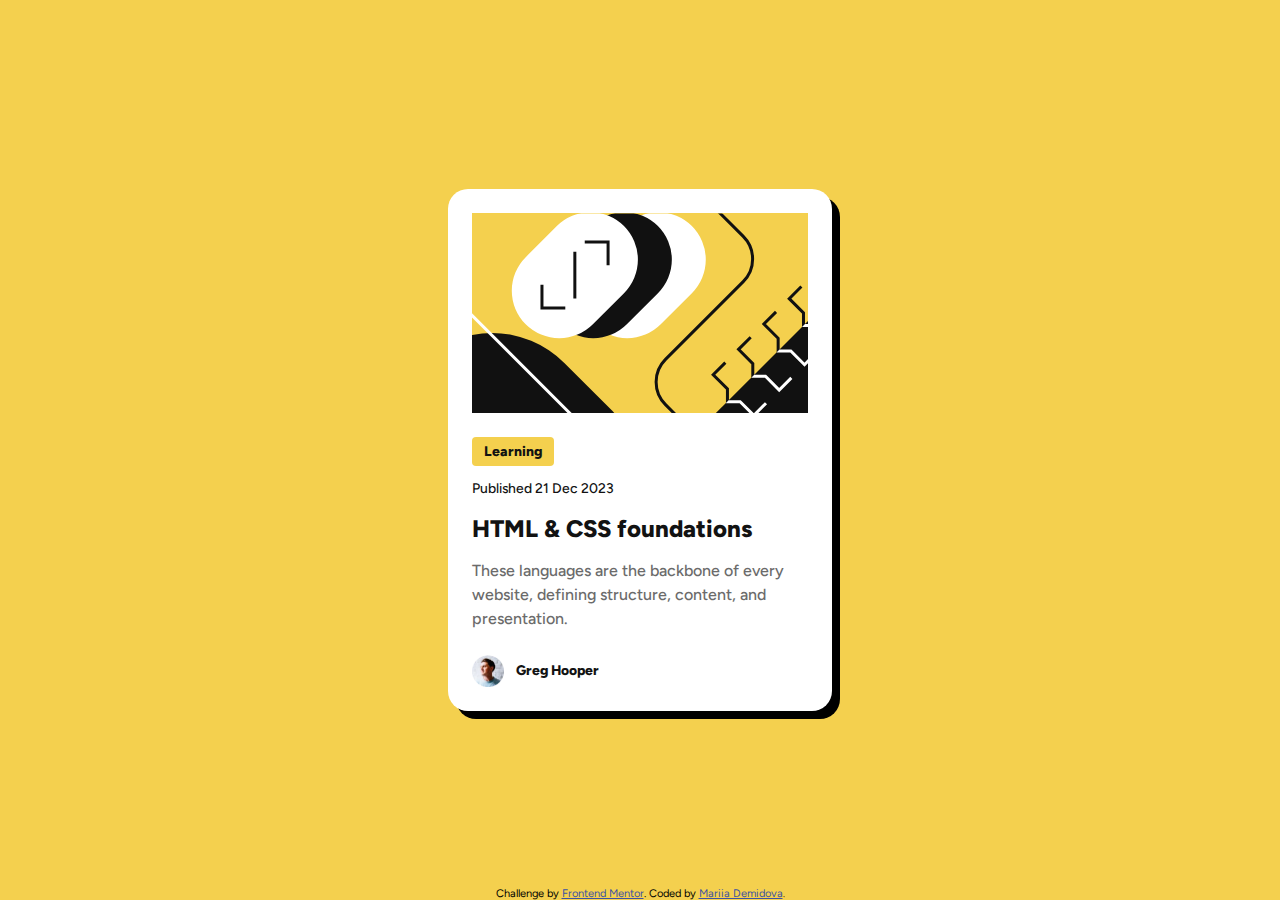
<file: FrontEnd Mentro Lab/blog-card.html>
<!DOCTYPE html>
<html lang="en">

<head>
  <meta charset="UTF-8">
  <meta name="viewport" content="width=device-width, initial-scale=1.0">
  <!-- displays site properly based on user's device -->

  <link rel="icon" type="image/png" sizes="32x32" href="./assets/images/favicon-32x32.png">

  <title>Frontend Mentor | Blog preview card</title>
  <link rel="stylesheet" href="blog-card.css">
  <link rel="preconnect" href="https://fonts.googleapis.com">
  <link rel="preconnect" href="https://fonts.gstatic.com" crossorigin>
  <link
    href="https://fonts.googleapis.com/css2?family=Barlow+Semi+Condensed:ital,wght@0,100;0,200;0,300;0,400;0,500;0,600;0,700;0,800;0,900;1,100;1,200;1,300;1,400;1,500;1,600;1,700;1,800;1,900&family=Figtree:ital,wght@0,300..900;1,300..900&family=Montserrat:ital,wght@0,100..900;1,100..900&family=Outfit:wght@100..900&display=swap"
    rel="stylesheet">
</head>

<body>
  <main class="main-container white">
    <div class="img-container white">
      <img id="main-img" src="illustration-article.svg" alt="white-black-yellow graphic art with tag signs">
    </div>
    <div class="text-container white">
      <p class="section">Learning</p>
      <p class="text-date white">Published 21 Dec 2023</p>
      <h1 class="headline white">HTML & CSS foundations</h1>
      <p class="paragraph white">These languages are the backbone of every website, defining structure, content, and
        presentation.</p>
    </div>
    <div class="author-container white">
      <img id="avatar-img" src="image-avatar.webp" alt="avatar of a young dark haired man in a blue t-shirt">
      <p class="author white">Greg Hooper</p>
    </div>
  </div>
  </div>
  <div class="attribution">
    Challenge by <a href="https://www.frontendmentor.io?ref=challenge" target="_blank">Frontend Mentor</a>.
    Coded by <a href="https://www.frontendmentor.io/profile/mariiademidova0304">Mariia Demidova</a>.
  </main>
</body>

</html>
</file>
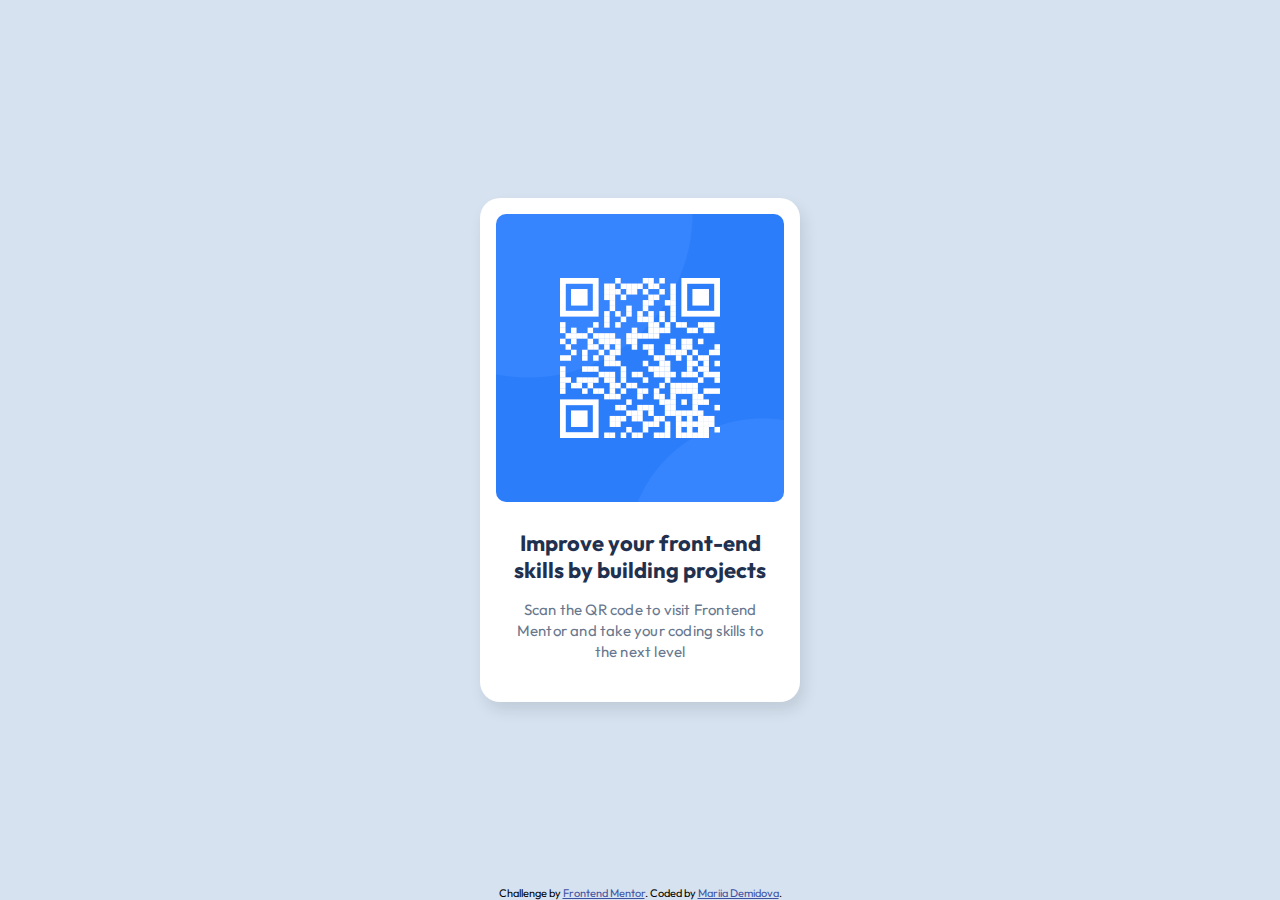
<file: FrontEnd Mentro Lab/qr-code.html>
<!DOCTYPE html>
<html lang="en">

<head>
  <meta charset="UTF-8">
  <meta name="viewport" content="width=device-width, initial-scale=1.0">
  <!-- displays site properly based on user's device -->

  <link rel="icon" type="image/png" sizes="32x32" href="./images/favicon-32x32.png">

  <title>Frontend Mentor | QR code component</title>

  <!-- Feel free to remove these styles or customise in your own stylesheet 👍 -->
  <link rel="stylesheet" href="qr-code.css">
  <link rel="preconnect" href="https://fonts.googleapis.com">
  <link rel="preconnect" href="https://fonts.gstatic.com" crossorigin>
  <link
    href="https://fonts.googleapis.com/css2?family=Barlow+Semi+Condensed:ital,wght@0,100;0,200;0,300;0,400;0,500;0,600;0,700;0,800;0,900;1,100;1,200;1,300;1,400;1,500;1,600;1,700;1,800;1,900&family=Montserrat:ital,wght@0,100..900;1,100..900&family=Outfit:wght@100..900&display=swap"
    rel="stylesheet">
</head>

<body>
  <div class="main-container white">
    <div class="img-container white">
      <img src="image-qr-code.png" alt="qr-code on blue blachground">
    </div>
    <div class="text-container white">
      <p class="first-par white">Improve your front-end skills by building projects</p>
      <p class="second-par white">Scan the QR code to visit Frontend Mentor and take your coding skills to the next level</p>
    </div>
  </div>
  </div>
  <div class="attribution">
    Challenge by <a href="https://www.frontendmentor.io?ref=challenge" target="_blank">Frontend Mentor</a>.
    Coded by <a href="https://www.frontendmentor.io/profile/mariiademidova0304">Mariia Demidova</a>.
</body>

</html>
</file>
<file: FrontEnd Mentro Lab/blog-card.css>
* {
    margin: 0;
    padding: 0;
    font-family: 'Figtree';
    box-sizing: border-box;
    background-color: hsl(47, 88%, 63%);
}

body {
    height: 100vh;
    display: flex;
    justify-content: center;
    align-items: center;
}

.main-container {
    display: flex;
    flex-direction: column;
    width: 24rem;
    margin: auto;
    padding: 24px;
    border-radius: 20px;
    box-shadow: 8px 8px 0 rgba(0, 0, 0, 1);
    gap: 24px;
}

.img-container{
    height: 200px;
    width: 100%;
    border-radius: 10px;
}

#main-img {
    height: 100%;
    width: 100%;
    object-fit: cover;
    object-position: center;
}

.white {
    background-color: white;
}

.attribution {
    font-size: 11px;
    position: fixed;
    bottom: 0;
    left: 50%;
    transform: translateX(-50%);
}

.attribution a {
    color: hsl(228, 45%, 44%);
}

.text-container {
    display: flex;
    flex-direction: column;
    gap: 12px;
}

h1,
p {
    font-size: 1rem;
    line-height: 150%;
    letter-spacing: 0;
    color: hsl(0, 0%, 7%);
}

.section {
    width: fit-content;
    padding: 4px 12px;
    border-radius: 4px;
    font-size: 0.87rem;
    font-weight: 800;
}

.text-date {
    width: fit-content;
    font-size: 0.87rem;
    font-weight: 500;
}

.headline{
    font-size: 1.5rem;
    font-weight: 800;
}

.paragraph {
    font-weight: 500;
    color: hsl(0, 0%, 42%);
}

.author-container {
    display: flex;
    align-items: center;
    gap: 12px;

}

#avatar-img {
    height: 32px;
    width: auto;
    background-color: white;
}

.author {
    font-size: 0.87rem;
    font-weight: 800;
}

@media (max-width:376px) {
.main-container{
    width: 327px;
}
.section,
.text-date{
    font-size: 0.75rem;
}
.paragraph{
    font-size: 0.87rem;
}
.headline{
    font-size: 1.25rem;
}
}

.main-container:hover{
    box-shadow: 16px 16px 0 rgba(0, 0, 0, 1);
    .headline{
        color: hsl(47, 88%, 63%);
    }
}

.headline:hover{
    cursor: pointer;
}
</file>
<file: FrontEnd Mentro Lab/qr-code.css>
* {
    margin: 0;
    padding: 0;
    box-sizing: border-box;
    font-family: 'Outfit';
    background-color: hsl(212, 45%, 89%);
}

body{
    height: 100vh;
    display: flex;
    justify-content: center;
    align-items: center;
}

img {
    height: 288px;
    width: 100%;
    border-radius: 10px;
}

.main-container {
    display: flex;
    flex-direction: column;
    width: 320px;
    margin: auto;
    padding: 16px 16px 40px 16px;
    border-radius: 20px;
    box-shadow: 4px 8px 15px rgba(0, 0, 0, 0.1);
    gap: 24px;
}

.white {
    background-color: white;
}

.attribution {
    font-size: 11px;
    position: fixed;
    bottom: 0;
    left: 50%;
    transform: translateX(-50%);
}

.attribution a {
    color: hsl(228, 45%, 44%);
}

.text-container {
    display: flex;
    flex-direction: column;
    gap: 16px;
    padding: 0 16px;
}

p {
    text-align: center;
}

.first-par {
    font-weight: 700;
    font-size: 22px;
    line-height: 120%;
    letter-spacing: 0px;
    color: #1F314F;
}

.second-par {
    font-size: 15px;
    line-height: 140%;
    letter-spacing: 0.2px;
    color: #68778D;
}
</file>
